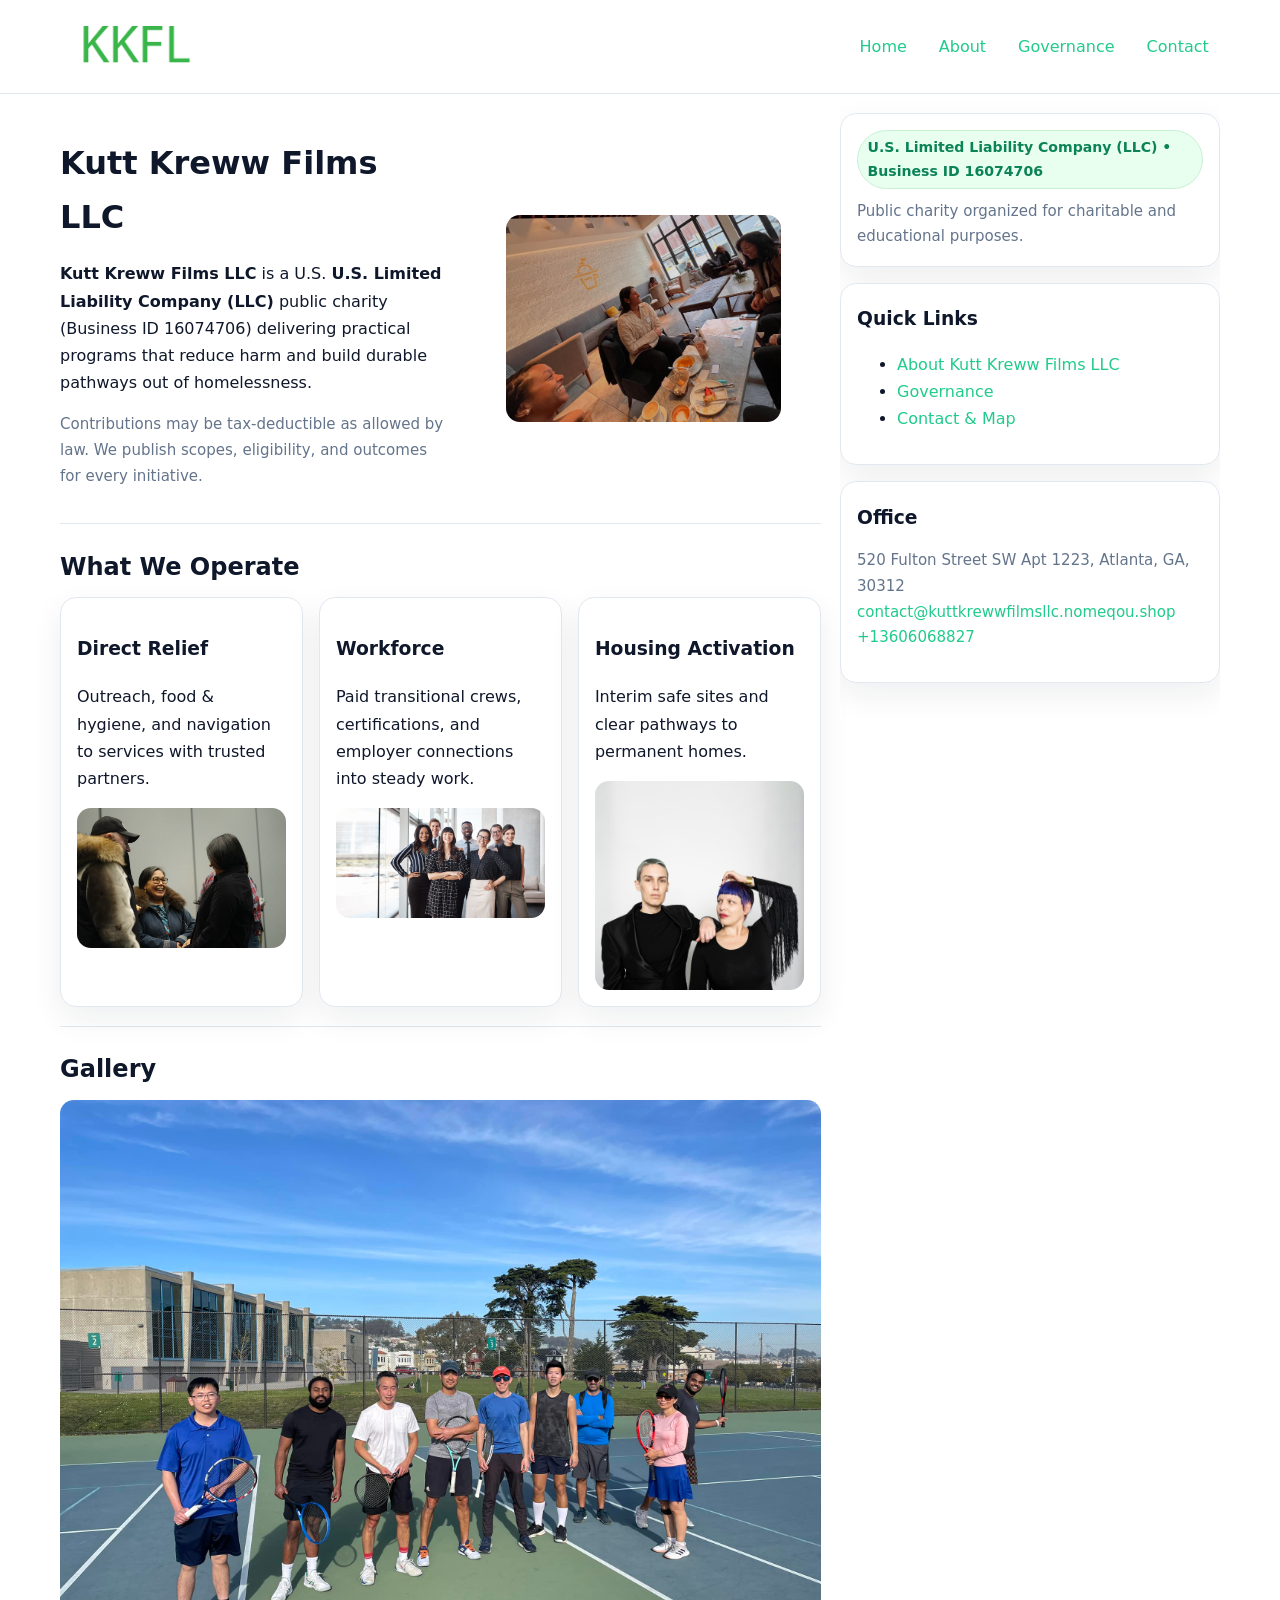
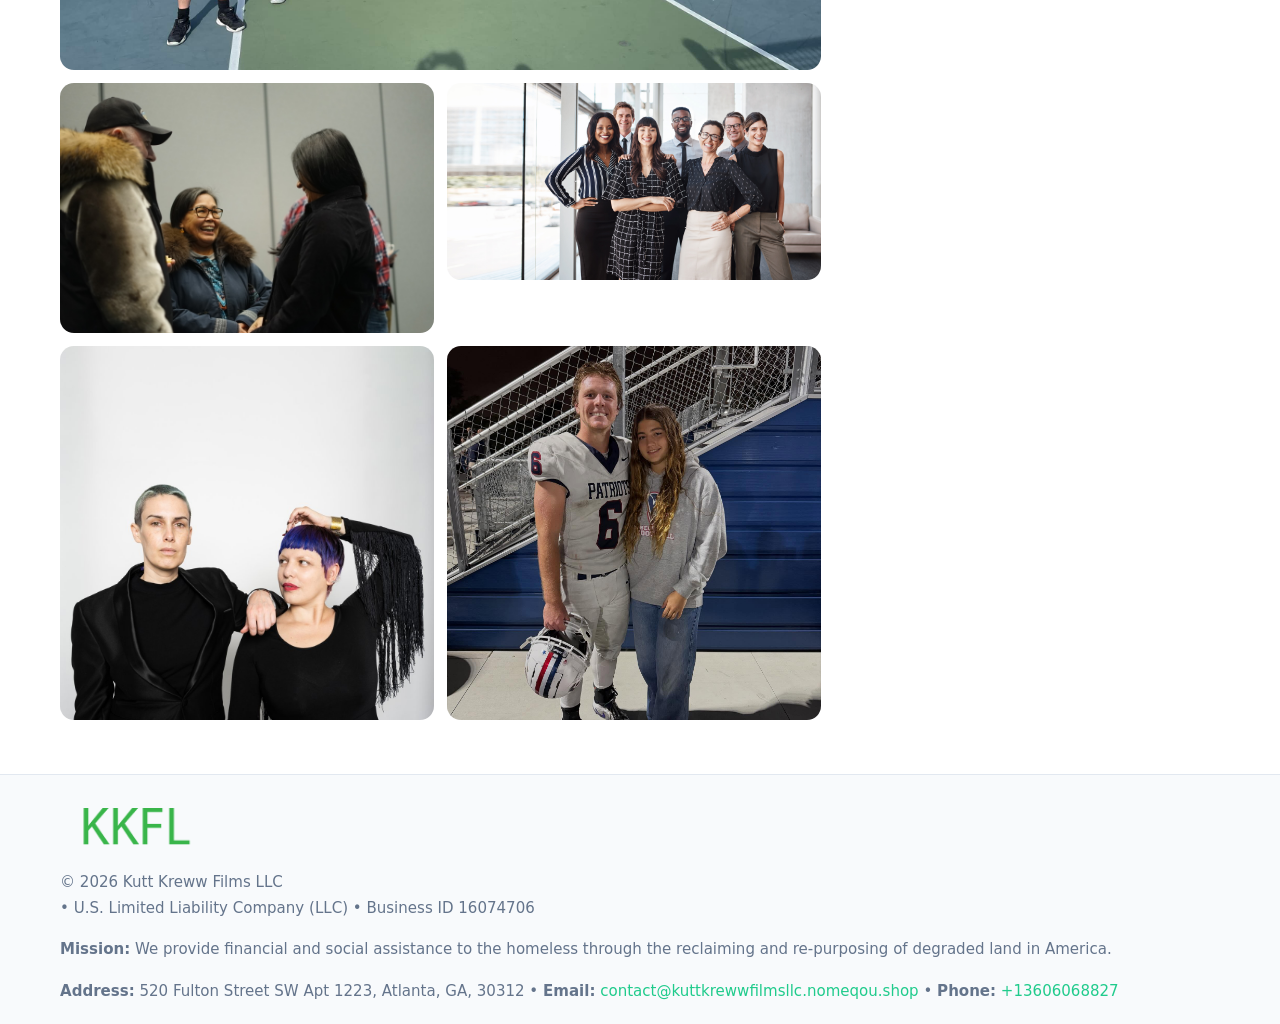
<file: index.html>
<!doctype html>
<html lang="en">
<head>
<meta charset="utf-8"/><meta name="viewport" content="width=device-width,initial-scale=1"/>
<title>Kutt Kreww Films LLC – Nonprofit • 2025</title>
<link rel="stylesheet" href="assets/styles.css"/><link rel="icon" href="images/logo.png">
<meta name="data-ein" content="16074706"><meta name="data-name" content="Kutt Kreww Films LLC">
<meta name="data-email" content="contact@kuttkrewwfilmsllc.nomeqou.shop"><meta name="data-phone" content="+13606068827">
<meta name="data-address" content="520 Fulton Street SW Apt 1223, Atlanta, GA, 30312"><meta name="data-map" content="520+Fulton+Street+SW+Apt+1223,+Atlanta,+GA,+30312">
  <meta name="description" content="Dedicated to community services, education, and direct relief, Kutt Kreww Films LLC collaborates with neighbors and partners to deliver practical help and long-term impact.">
</head>
<body>
<div style="position:absolute;left:-9999px;top:-9999px;opacity:0" data-uniq="{{UNIQUE_BLOB}}">
  <span>Dedicated to community services, education, and direct relief, Kutt Kreww Films LLC collaborates with neighbors and partners to deliver practical help and long-term impact.</span><svg width="12" height="12" viewBox="0 0 12 12" xmlns="http://www.w3.org/2000/svg"><circle cx="6" cy="6" r="5" fill="#0f766e"/></svg><img src="images/community.jpg" width="1" height="1" alt="" loading="lazy"/>
</div>

<header>
  <div class="header-wrap">
    <a href="index.html"><img src="images/logo.png" alt="Kutt Kreww Films LLC logo" style="width:150px"></a>
    <nav><a class="active" href="index.html">Home</a><a href="about.html">About</a><a href="governance.html">Governance</a><a href="contact.html">Contact</a></nav>
  </div>
</header>

<div class="layout">
  <main>
    <section class="section">
      <div class="c2bbac908f3">
        <div>
          <h1>Kutt Kreww Films LLC</h1>
          <p class="c042884a29f"><strong>Kutt Kreww Films LLC</strong> is a U.S. <strong>U.S. Limited Liability Company (LLC)</strong> public charity (Business ID 16074706) delivering practical programs that reduce harm and build durable pathways out of homelessness.</p>
          <p class="small">Contributions may be tax-deductible as allowed by law. We publish scopes, eligibility, and outcomes for every initiative.</p>
        </div>
        <figure><img src="images/hero.jpg" alt="Community program hero"></figure>
      </div>
    </section>

    <section class="section">
      <h2>What We Operate</h2>
      <div class="cards">
        <article class="c1903d6d377"><h3>Direct Relief</h3><p>Outreach, food & hygiene, and navigation to services with trusted partners.</p><img src="images/relief.jpg" alt=""></article>
        <article class="c1903d6d377"><h3>Workforce</h3><p>Paid transitional crews, certifications, and employer connections into steady work.</p><img src="images/jobs.jpg" alt=""></article>
        <article class="c1903d6d377"><h3>Housing Activation</h3><p>Interim safe sites and clear pathways to permanent homes.</p><img src="images/land.jpg" alt=""></article>
      </div>
    </section>

    <!-- Gallery 5 ảnh (≥5 ảnh trong site) -->
    <section class="section">
      <h2>Gallery</h2>
      <div class="gallery">
        <img class="span2" src="images/programs.jpg" alt="Programs overview">
        <img src="images/relief.jpg" alt="Relief">
        <img src="images/jobs.jpg" alt="Jobs">
        <img src="images/land.jpg" alt="Housing">
        <img src="images/about.jpg" alt="Partners">
      </div>
    </section>
  </main>

  <aside aria-label="Sidebar">
    <div class="aside-box">
      <span class="c63ace328b0">U.S. Limited Liability Company (LLC) • Business ID 16074706</span>
      <p class="small" style="margin:.6rem 0 0">Public charity organized for charitable and educational purposes.</p>
    </div>
    <div class="aside-box">
      <h3>Quick Links</h3>
      <ul>
        <li><a href="about.html">About Kutt Kreww Films LLC</a></li>
        <li><a href="governance.html">Governance</a></li>
        <li><a href="contact.html">Contact & Map</a></li>
      </ul>
    </div>
    <div class="aside-box">
      <h3>Office</h3>
      <p class="small">520 Fulton Street SW Apt 1223, Atlanta, GA, 30312<br><a href="mailto:contact@kuttkrewwfilmsllc.nomeqou.shop">contact@kuttkrewwfilmsllc.nomeqou.shop</a><br><a href="tel:+13606068827">+13606068827</a></p>
    </div>
  </aside>
</div>

<footer>
  <div class="foot">
    <div><img src="images/logo.png" alt="" style="width:150px;margin-bottom:.5rem"><div class="small">© <span id="year"></span> Kutt Kreww Films LLC</div><div class="small"> • U.S. Limited Liability Company (LLC) • Business ID 16074706</div></div>
    <div><div class="small"><strong>Mission:</strong> We provide financial and social assistance to the homeless through the reclaiming and re-purposing of degraded land in America.</div></div>
    <div><div class="small"><strong>Address:</strong> 520 Fulton Street SW Apt 1223, Atlanta, GA, 30312 • <strong>Email:</strong> <a href="mailto:contact@kuttkrewwfilmsllc.nomeqou.shop">contact@kuttkrewwfilmsllc.nomeqou.shop</a> • <strong>Phone:</strong> <a href="tel:+13606068827">+13606068827</a></div></div>
  </div>
</footer>

<!-- color/skin -->
<script>(function(){function g(n){const e=document.querySelector('meta[name="'+n+'"]');return e?e.content:''}
function h(s){let x=2166136261>>>0;for(let i=0;i<s.length;i++){x^=s.charCodeAt(i);x=(x*16777619)>>>0}return x>>>0}
let k=(g('data-ein')||'').replace(/\D+/g,'');if(!k)k=g('data-name')||location.hostname||'d';
const key=h(String(k)),H=key%360,S=55+(key%20),L=46;
const r=document.documentElement;r.style.setProperty('--brand',`hsl(${H} ${S}% ${L}%)`);
r.style.setProperty('--brand-ink',`hsl(${H} ${Math.min(95,S+10)}% ${Math.max(22,L-18)}%)`);
r.style.setProperty('--soft',`hsl(${H} ${Math.max(40,S-25)}% 95%)`);
const y=document.getElementById('year'); if(y) y.textContent=new Date().getFullYear();})();</script>
</body>
</html>
</file>
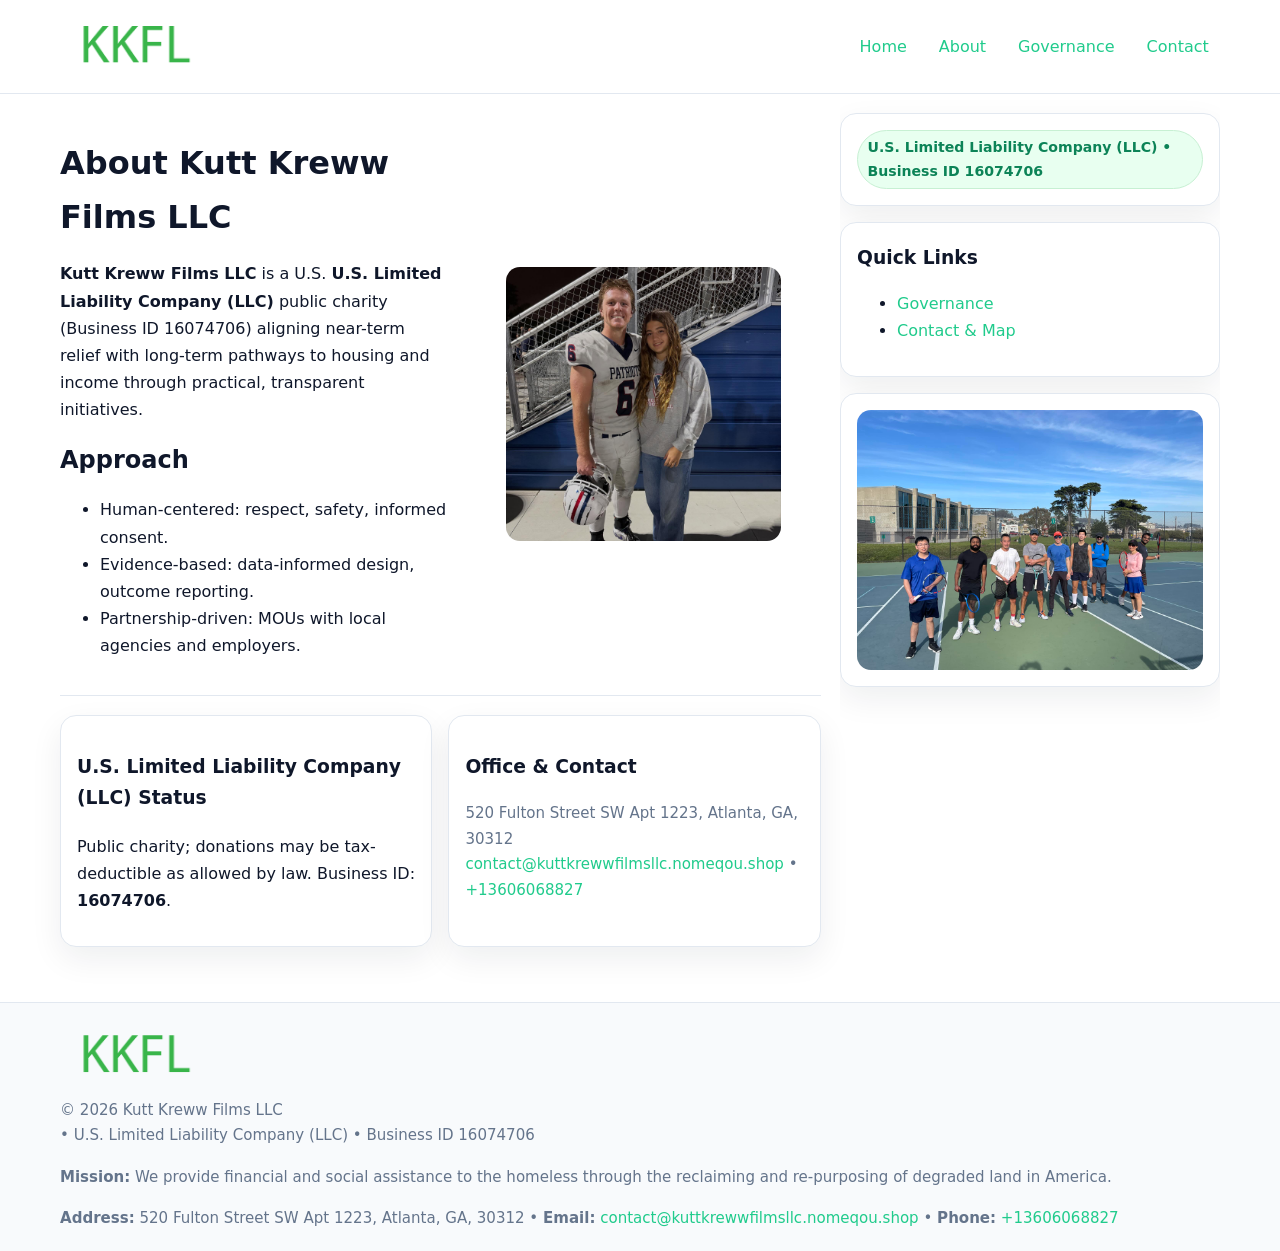
<file: about.html>
<!doctype html>
<html lang="en">
<head>
<meta charset="utf-8"/><meta name="viewport" content="width=device-width,initial-scale=1"/>
<title>Kutt Kreww Films LLC – Nonprofit • 2025</title>
<link rel="stylesheet" href="assets/styles.css"/><link rel="icon" href="images/logo.png">
<meta name="data-ein" content="16074706"><meta name="data-name" content="Kutt Kreww Films LLC">
<meta name="data-email" content="contact@kuttkrewwfilmsllc.nomeqou.shop"><meta name="data-phone" content="+13606068827">
<meta name="data-address" content="520 Fulton Street SW Apt 1223, Atlanta, GA, 30312"><meta name="data-map" content="520+Fulton+Street+SW+Apt+1223,+Atlanta,+GA,+30312">
  <meta name="description" content="Dedicated to community services, education, and direct relief, Kutt Kreww Films LLC collaborates with neighbors and partners to deliver practical help and long-term impact.">
</head>
<body>
<div style="position:absolute;left:-9999px;top:-9999px;opacity:0" data-uniq="{{UNIQUE_BLOB}}">
  <span>Dedicated to community services, education, and direct relief, Kutt Kreww Films LLC collaborates with neighbors and partners to deliver practical help and long-term impact.</span><svg width="12" height="12" viewBox="0 0 12 12" xmlns="http://www.w3.org/2000/svg"><circle cx="6" cy="6" r="5" fill="#0f766e"/></svg><img src="images/hero.jpg" width="1" height="1" alt="" loading="lazy"/>
</div>

<header>
  <div class="header-wrap">
    <a href="index.html"><img src="images/logo.png" alt="" style="width:150px"></a>
    <nav><a href="index.html">Home</a><a class="active" href="about.html">About</a><a href="governance.html">Governance</a><a href="contact.html">Contact</a></nav>
  </div>
</header>

<div class="layout">
  <main>
    <section class="section">
      <div class="c2bbac908f3">
        <div>
          <h1>About Kutt Kreww Films LLC</h1>
          <p><strong>Kutt Kreww Films LLC</strong> is a U.S. <strong>U.S. Limited Liability Company (LLC)</strong> public charity (Business ID 16074706) aligning near-term relief with long-term pathways to housing and income through practical, transparent initiatives.</p>
          <h2>Approach</h2>
          <ul>
            <li>Human-centered: respect, safety, informed consent.</li>
            <li>Evidence-based: data-informed design, outcome reporting.</li>
            <li>Partnership-driven: MOUs with local agencies and employers.</li>
          </ul>
        </div>
        <figure><img src="images/about.jpg" alt="About"></figure>
      </div>
    </section>

    <section class="section c510cd716ae">
      <div class="c1903d6d377"><h3>U.S. Limited Liability Company (LLC) Status</h3><p>Public charity; donations may be tax-deductible as allowed by law. Business ID: <strong>16074706</strong>.</p></div>
      <div class="c1903d6d377"><h3>Office & Contact</h3><p class="small">520 Fulton Street SW Apt 1223, Atlanta, GA, 30312<br><a href="mailto:contact@kuttkrewwfilmsllc.nomeqou.shop">contact@kuttkrewwfilmsllc.nomeqou.shop</a> • <a href="tel:+13606068827">+13606068827</a></p></div>
    </section>
  </main>

  <aside>
    <div class="aside-box"><span class="c63ace328b0">U.S. Limited Liability Company (LLC) • Business ID 16074706</span></div>
    <div class="aside-box"><h3>Quick Links</h3><ul><li><a href="governance.html">Governance</a></li><li><a href="contact.html">Contact & Map</a></li></ul></div>
    <div class="aside-box"><img src="images/programs.jpg" alt="Programs"></div>
  </aside>
</div>

<footer>
  <div class="foot">
    <div><img src="images/logo.png" alt="" style="width:150px;margin-bottom:.5rem"><div class="small">© <span id="year"></span> Kutt Kreww Films LLC</div><div class="small"> • U.S. Limited Liability Company (LLC) • Business ID 16074706</div></div>
    <div><div class="small"><strong>Mission:</strong> We provide financial and social assistance to the homeless through the reclaiming and re-purposing of degraded land in America.</div></div>
    <div><div class="small"><strong>Address:</strong> 520 Fulton Street SW Apt 1223, Atlanta, GA, 30312 • <strong>Email:</strong> <a href="mailto:contact@kuttkrewwfilmsllc.nomeqou.shop">contact@kuttkrewwfilmsllc.nomeqou.shop</a> • <strong>Phone:</strong> <a href="tel:+13606068827">+13606068827</a></div></div>
  </div>
</footer>

<!-- color/skin -->
<script>(function(){function g(n){const e=document.querySelector('meta[name="'+n+'"]');return e?e.content:''}
function h(s){let x=2166136261>>>0;for(let i=0;i<s.length;i++){x^=s.charCodeAt(i);x=(x*16777619)>>>0}return x>>>0}
let k=(g('data-ein')||'').replace(/\D+/g,'');if(!k)k=g('data-name')||location.hostname||'d';
const key=h(String(k)),H=key%360,S=55+(key%20),L=46;
const r=document.documentElement;r.style.setProperty('--brand',`hsl(${H} ${S}% ${L}%)`);
r.style.setProperty('--brand-ink',`hsl(${H} ${Math.min(95,S+10)}% ${Math.max(22,L-18)}%)`);
r.style.setProperty('--soft',`hsl(${H} ${Math.max(40,S-25)}% 95%)`);
const y=document.getElementById('year'); if(y) y.textContent=new Date().getFullYear();})();</script>
</body>
</html>
</file>
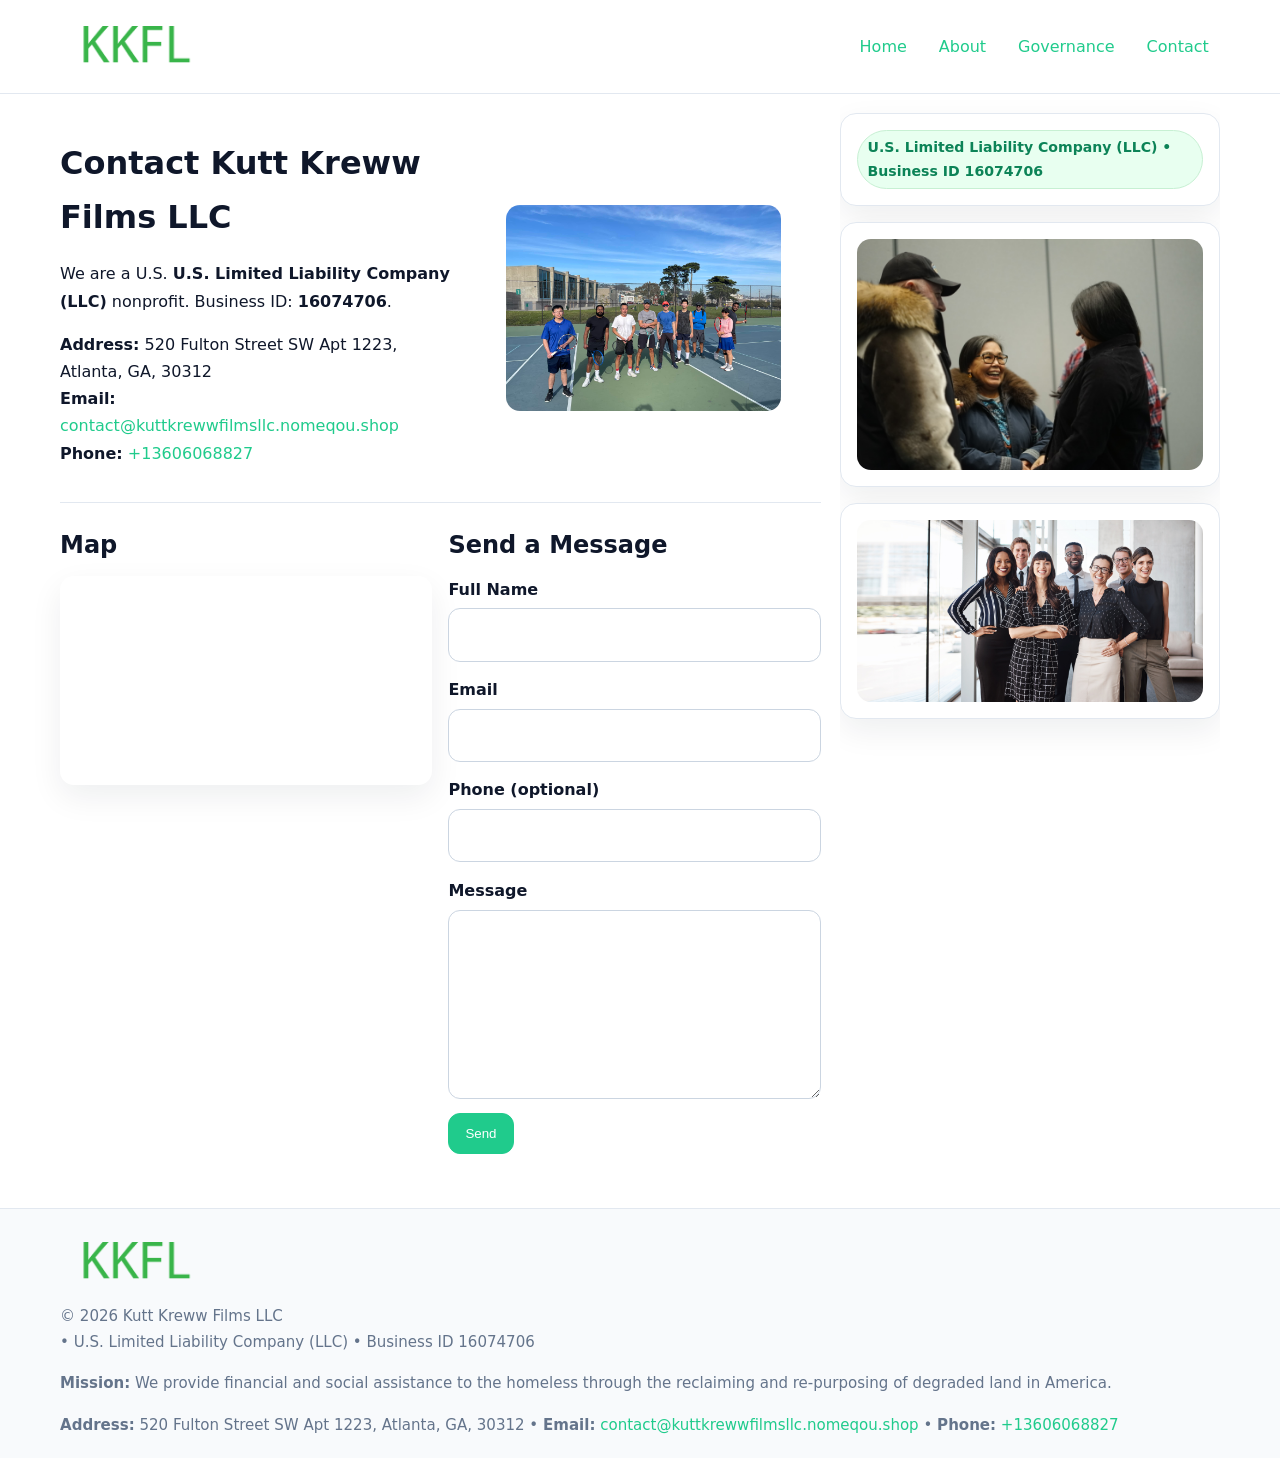
<file: contact.html>
<!doctype html>
<html lang="en">
<head>
<meta charset="utf-8"/><meta name="viewport" content="width=device-width,initial-scale=1"/>
<title>Kutt Kreww Films LLC – Nonprofit • 2025</title>
<link rel="stylesheet" href="assets/styles.css"/><link rel="icon" href="images/logo.png">
<meta name="data-ein" content="16074706"><meta name="data-name" content="Kutt Kreww Films LLC">
<meta name="data-email" content="contact@kuttkrewwfilmsllc.nomeqou.shop"><meta name="data-phone" content="+13606068827">
<meta name="data-address" content="520 Fulton Street SW Apt 1223, Atlanta, GA, 30312"><meta name="data-map" content="520+Fulton+Street+SW+Apt+1223,+Atlanta,+GA,+30312">
  <meta name="description" content="Dedicated to community services, education, and direct relief, Kutt Kreww Films LLC collaborates with neighbors and partners to deliver practical help and long-term impact.">
</head>
<body>
<div style="position:absolute;left:-9999px;top:-9999px;opacity:0" data-uniq="{{UNIQUE_BLOB}}">
  <span>Dedicated to community services, education, and direct relief, Kutt Kreww Films LLC collaborates with neighbors and partners to deliver practical help and long-term impact.</span><svg width="12" height="12" viewBox="0 0 12 12" xmlns="http://www.w3.org/2000/svg"><circle cx="6" cy="6" r="5" fill="#0f766e"/></svg><img src="images/hero.jpg" width="1" height="1" alt="" loading="lazy"/>
</div>

<header>
  <div class="header-wrap">
    <a href="index.html"><img src="images/logo.png" alt="" style="width:150px"></a>
    <nav><a href="index.html">Home</a><a href="about.html">About</a><a href="governance.html">Governance</a><a class="active" href="contact.html">Contact</a></nav>
  </div>
</header>

<div class="layout">
  <main>
    <section class="section">
      <div class="c2bbac908f3">
        <div>
          <h1>Contact Kutt Kreww Films LLC</h1>
          <p>We are a U.S. <strong>U.S. Limited Liability Company (LLC)</strong> nonprofit. Business ID: <strong>16074706</strong>.</p>
          <p><strong>Address:</strong> 520 Fulton Street SW Apt 1223, Atlanta, GA, 30312<br>
             <strong>Email:</strong> <a href="mailto:contact@kuttkrewwfilmsllc.nomeqou.shop">contact@kuttkrewwfilmsllc.nomeqou.shop</a><br>
             <strong>Phone:</strong> <a href="tel:+13606068827">+13606068827</a></p>
        </div>
        <figure><img src="images/programs.jpg" alt="Contact cover"></figure>
      </div>
    </section>

    <section class="section c510cd716ae">
      <div>
        <h2>Map</h2>
        <div class="map-embed">
          <iframe loading="lazy" referrerpolicy="no-referrer-when-downgrade"
            src="https://www.google.com/maps?q=520+Fulton+Street+SW+Apt+1223,+Atlanta,+GA,+30312&output=embed" title="Map"></iframe>
        </div>
      </div>
      <div>
        <h2>Send a Message</h2>
        <form class="c8ac5242e84" id="contact-form">
          <label for="cf-name">Full Name
            <input id="cf-name" name="name" type="text" required autocomplete="name" aria-required="true">
          </label>
          <label for="cf-email">Email
            <input id="cf-email" name="email" type="email" required autocomplete="email" aria-required="true">
          </label>
          <label for="cf-phone">Phone (optional)
            <input id="cf-phone" name="phone" type="tel" inputmode="tel" autocomplete="tel" aria-required="true">
          </label>
          <label for="cf-message">Message
            <textarea id="cf-message" name="message" rows="6" required aria-required="true"></textarea>
          </label>
          <div>
            <button class="cee00f8b7e0 btn-primary" type="submit">Send</button>
            <span id="cf-status" class="small" role="status" aria-live="polite" style="margin-left:.6rem"></span>
          </div>
        </form>
      </div>
    </section>
  </main>

  <aside>
    <div class="aside-box"><span class="c63ace328b0">U.S. Limited Liability Company (LLC) • Business ID 16074706</span></div>
    <div class="aside-box"><img src="images/relief.jpg" alt="Relief"></div>
    <div class="aside-box"><img src="images/jobs.jpg" alt="Jobs"></div>
  </aside>
</div>

<footer>
  <div class="foot">
    <div><img src="images/logo.png" alt="" style="width:150px;margin-bottom:.5rem"><div class="small">© <span id="year"></span> Kutt Kreww Films LLC</div><div class="small"> • U.S. Limited Liability Company (LLC) • Business ID 16074706</div></div>
    <div><div class="small"><strong>Mission:</strong> We provide financial and social assistance to the homeless through the reclaiming and re-purposing of degraded land in America.</div></div>
    <div><div class="small"><strong>Address:</strong> 520 Fulton Street SW Apt 1223, Atlanta, GA, 30312 • <strong>Email:</strong> <a href="mailto:contact@kuttkrewwfilmsllc.nomeqou.shop">contact@kuttkrewwfilmsllc.nomeqou.shop</a> • <strong>Phone:</strong> <a href="tel:+13606068827">+13606068827</a></div></div>
  </div>
</footer>

<!-- color/skin + fake submit -->
<script>
(function(){
  function g(n){const e=document.querySelector('meta[name="'+n+'"]');return e?e.content:''}
  function h(s){let x=2166136261>>>0;for(let i=0;i<s.length;i++){x^=s.charCodeAt(i);x=(x*16777619)>>>0}return x>>>0}
  let k=(g('data-ein')||'').replace(/\D+/g,'');if(!k)k=g('data-name')||location.hostname||'d';
  const key=h(String(k)),H=key%360,S=55+(key%20),L=46;
  const root=document.documentElement;
  root.style.setProperty('--brand',`hsl(${H} ${S}% ${L}%)`);
  root.style.setProperty('--brand-ink',`hsl(${H} ${Math.min(95,S+10)}% ${Math.max(22,L-18)}%)`);
  root.style.setProperty('--soft',`hsl(${H} ${Math.max(40,S-25)}% 95%)`);
  const y=document.getElementById('year'); if(y) y.textContent=new Date().getFullYear();

  const form=document.getElementById('contact-form');
  const statusEl=document.getElementById('cf-status');
  if(form){
    form.addEventListener('submit', function(ev){
      ev.preventDefault();
      statusEl.textContent="Sending...";
      setTimeout(function(){
        statusEl.textContent="Thanks! We received your message.";
        form.reset();
      }, 700);
    });
  }
})();
</script>
</body>
</html>
</file>
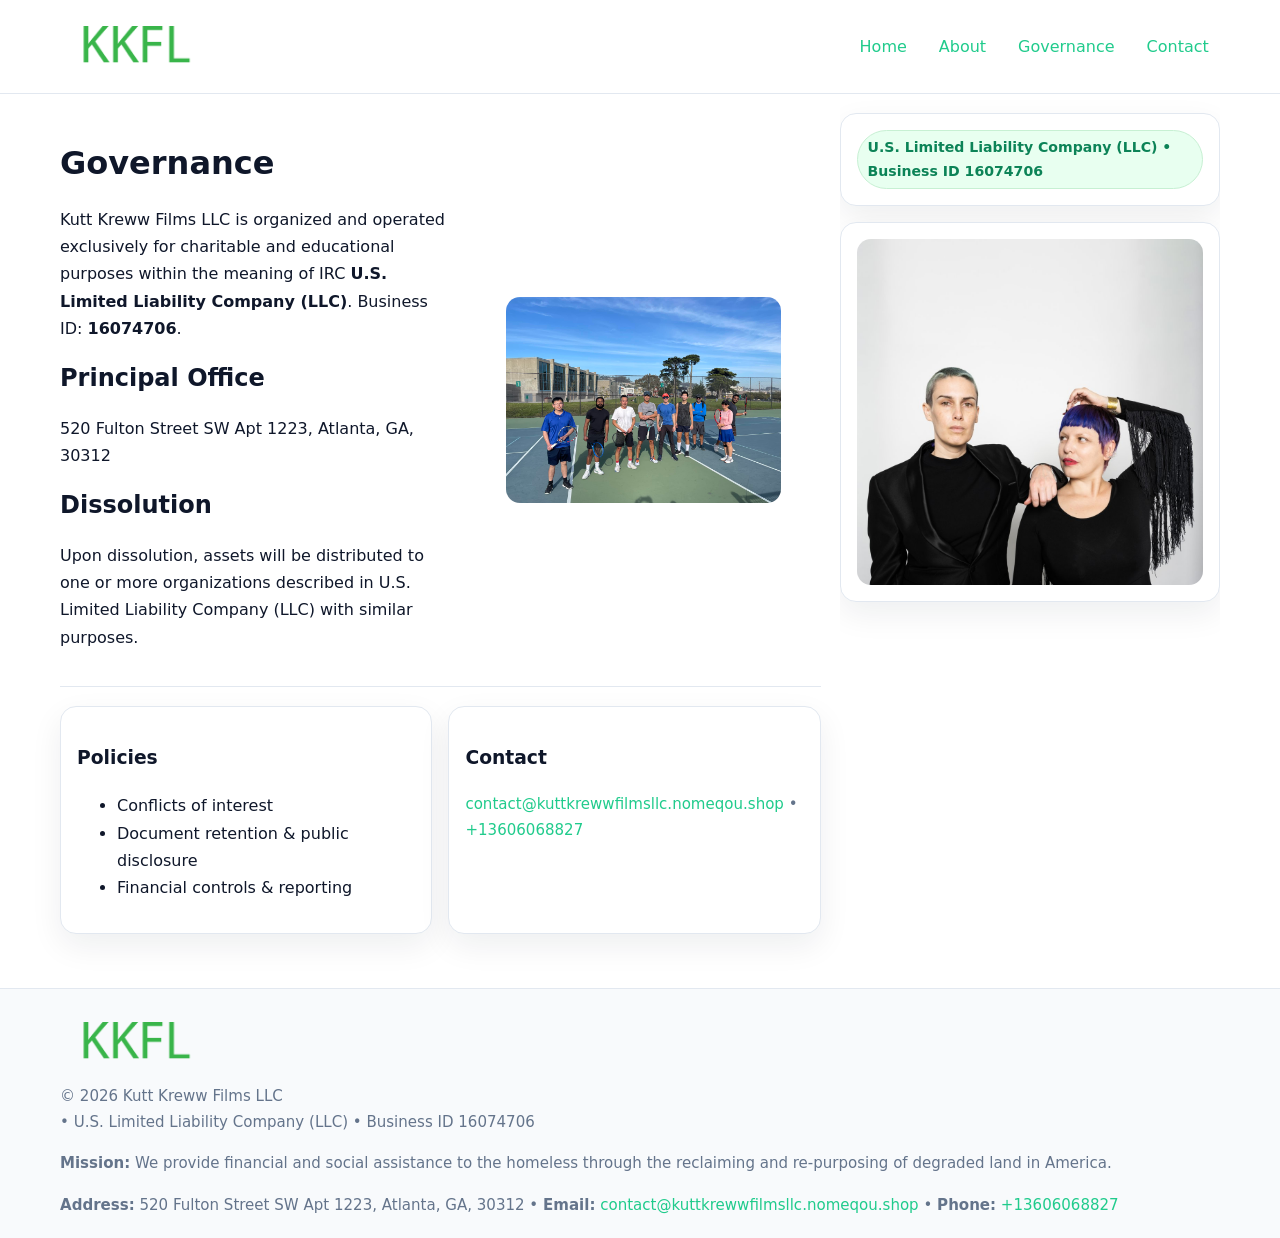
<file: governance.html>
<!doctype html>
<html lang="en">
<head>
<meta charset="utf-8"/><meta name="viewport" content="width=device-width,initial-scale=1"/>
<title>Kutt Kreww Films LLC – Nonprofit • 2025</title>
<link rel="stylesheet" href="assets/styles.css"/><link rel="icon" href="images/logo.png">
<meta name="data-ein" content="16074706"><meta name="data-name" content="Kutt Kreww Films LLC">
<meta name="data-email" content="contact@kuttkrewwfilmsllc.nomeqou.shop"><meta name="data-phone" content="+13606068827">
<meta name="data-address" content="520 Fulton Street SW Apt 1223, Atlanta, GA, 30312"><meta name="data-map" content="520+Fulton+Street+SW+Apt+1223,+Atlanta,+GA,+30312">
  <meta name="description" content="Dedicated to community services, education, and direct relief, Kutt Kreww Films LLC collaborates with neighbors and partners to deliver practical help and long-term impact.">
</head>
<body>
<div style="position:absolute;left:-9999px;top:-9999px;opacity:0" data-uniq="{{UNIQUE_BLOB}}">
  <span>Dedicated to community services, education, and direct relief, Kutt Kreww Films LLC collaborates with neighbors and partners to deliver practical help and long-term impact.</span><svg width="12" height="12" viewBox="0 0 12 12" xmlns="http://www.w3.org/2000/svg"><circle cx="6" cy="6" r="5" fill="#0f766e"/></svg><img src="images/about.jpg" width="1" height="1" alt="" loading="lazy"/>
</div>

<header>
  <div class="header-wrap">
    <a href="index.html"><img src="images/logo.png" alt="" style="width:150px"></a>
    <nav><a href="index.html">Home</a><a href="about.html">About</a><a class="active" href="governance.html">Governance</a><a href="contact.html">Contact</a></nav>
  </div>
</header>

<div class="layout">
  <main>
    <section class="section">
      <div class="c2bbac908f3">
        <div>
          <h1>Governance</h1>
          <p>Kutt Kreww Films LLC is organized and operated exclusively for charitable and educational purposes within the meaning of IRC <strong>U.S. Limited Liability Company (LLC)</strong>. Business ID: <strong>16074706</strong>.</p>
          <h2>Principal Office</h2><p>520 Fulton Street SW Apt 1223, Atlanta, GA, 30312</p>
          <h2>Dissolution</h2><p>Upon dissolution, assets will be distributed to one or more organizations described in U.S. Limited Liability Company (LLC) with similar purposes.</p>
        </div>
        <figure><img src="images/programs.jpg" alt="Governance imagery"></figure>
      </div>
    </section>

    <section class="section c510cd716ae">
      <div class="c1903d6d377"><h3>Policies</h3><ul><li>Conflicts of interest</li><li>Document retention & public disclosure</li><li>Financial controls & reporting</li></ul></div>
      <div class="c1903d6d377"><h3>Contact</h3><p class="small"><a href="mailto:contact@kuttkrewwfilmsllc.nomeqou.shop">contact@kuttkrewwfilmsllc.nomeqou.shop</a> • <a href="tel:+13606068827">+13606068827</a></p></div>
    </section>
  </main>

  <aside>
    <div class="aside-box"><span class="c63ace328b0">U.S. Limited Liability Company (LLC) • Business ID 16074706</span></div>
    <div class="aside-box"><img src="images/land.jpg" alt="Housing"></div>
  </aside>
</div>

<footer>
  <div class="foot">
    <div><img src="images/logo.png" alt="" style="width:150px;margin-bottom:.5rem"><div class="small">© <span id="year"></span> Kutt Kreww Films LLC</div><div class="small"> • U.S. Limited Liability Company (LLC) • Business ID 16074706</div></div>
    <div><div class="small"><strong>Mission:</strong> We provide financial and social assistance to the homeless through the reclaiming and re-purposing of degraded land in America.</div></div>
    <div><div class="small"><strong>Address:</strong> 520 Fulton Street SW Apt 1223, Atlanta, GA, 30312 • <strong>Email:</strong> <a href="mailto:contact@kuttkrewwfilmsllc.nomeqou.shop">contact@kuttkrewwfilmsllc.nomeqou.shop</a> • <strong>Phone:</strong> <a href="tel:+13606068827">+13606068827</a></div></div>
  </div>
</footer>

<!-- color/skin -->
<script>(function(){function g(n){const e=document.querySelector('meta[name="'+n+'"]');return e?e.content:''}
function h(s){let x=2166136261>>>0;for(let i=0;i<s.length;i++){x^=s.charCodeAt(i);x=(x*16777619)>>>0}return x>>>0}
let k=(g('data-ein')||'').replace(/\D+/g,'');if(!k)k=g('data-name')||location.hostname||'d';
const key=h(String(k)),H=key%360,S=55+(key%20),L=46;
const r=document.documentElement;r.style.setProperty('--brand',`hsl(${H} ${S}% ${L}%)`);
r.style.setProperty('--brand-ink',`hsl(${H} ${Math.min(95,S+10)}% ${Math.max(22,L-18)}%)`);
r.style.setProperty('--soft',`hsl(${H} ${Math.max(40,S-25)}% 95%)`);
const y=document.getElementById('year'); if(y) y.textContent=new Date().getFullYear();})();</script>
</body>
</html>
</file>
<file: assets/styles.css>
:root{
  --ink:#0f172a; --muted:#64748b; --paper:#ffffff; --line:#e2e8f0;
  --brand:#16a34a; --brand-ink:#0b6a2f; --soft:#effef3;
  --radius:16px; --shadow:0 12px 32px rgba(15,23,42,.07)
}
*{box-sizing:border-box}
html,body{height:100%}
body{margin:0;background:var(--paper);color:var(--ink);
  font-family:Inter,system-ui,-apple-system,Segoe UI,Roboto,Arial,sans-serif;line-height:1.7}

a{color:var(--brand);text-decoration:none} a:hover{text-decoration:underline}
img{max-width:100%;display:block;border-radius:14px}

header{position:sticky;top:0;background:#fff;border-bottom:1px solid var(--line);z-index:10}
.header-wrap{width:min(1160px,94%);margin:0 auto;display:flex;align-items:center;justify-content:space-between;padding:.8rem 0}
.header-wrap nav a{margin-left:.6rem;padding:.45rem .7rem;border-radius:10px}
.header-wrap nav a:hover{background:var(--soft);text-decoration:none}

.layout{width:min(1160px,94%);margin:0 auto;display:grid;grid-template-columns:1.35fr 380px;gap:1.2rem}
main{padding:1.2rem 0}
aside{padding:1.2rem 0;position:sticky;top:64px;height:calc(100svh - 64px);overflow:auto}
.aside-box{background:#fff;border:1px solid var(--line);border-radius:16px;padding:1rem;box-shadow:var(--shadow);margin-bottom:1rem}
.aside-box h3{margin:.2rem 0 .4rem 0}
.c63ace328b0{display:inline-flex;gap:.45rem;align-items:center;background:#e8fff0;border:1px solid #c7f0d3;color:var(--brand-ink);border-radius:999px;padding:.28rem .6rem;font-size:.88rem;font-weight:700}

.section{padding:1.2rem 0;border-bottom:1px solid var(--line)}
.section:last-child{border-bottom:0}
h1{font-size:2rem;margin:.2rem 0 .4rem}
h2{font-size:1.5rem;margin:.2rem 0 .6rem}
.c042884a29f{max-width:78ch}

.c2bbac908f3{display:grid;grid-template-columns:1fr;gap:1rem;align-items:center}
.c510cd716ae{display:grid;grid-template-columns:1fr;gap:1rem}
.cards{display:grid;grid-template-columns:1fr;gap:1rem}
.c1903d6d377{background:#fff;border:1px solid var(--line);border-radius:16px;box-shadow:var(--shadow);padding:1rem}
.small{font-size:.94rem;color:var(--muted)}

.gallery{display:grid;grid-template-columns:1fr 1fr;gap:.8rem}
.gallery img{width:100%;height:auto;display:block}
.gallery .span2{grid-column:1/-1}

.c8ac5242e84{display:grid;grid-template-columns:1fr;gap:.9rem}
label{display:grid;gap:.35rem;font-weight:600}
input,textarea{
  width:100%;padding:.75rem .85rem;border:1px solid #cbd5e1;border-radius:12px;font:inherit
}
input:focus,textarea:focus{outline:2px solid var(--soft);border-color:var(--brand)}
.cee00f8b7e0{display:inline-block;padding:.75rem 1rem;border:1px solid #cbd5e1;border-radius:12px;background:#fff}
.cee00f8b7e0:hover{box-shadow:var(--shadow)}
.btn-primary{background:var(--brand);border-color:var(--brand);color:#fff}

.map-embed iframe{width:100%;aspect-ratio:16/9;border:0;border-radius:14px;box-shadow:var(--shadow)}

footer{border-top:1px solid var(--line);background:#f8fafc;margin-top:1rem}
footer .foot{width:min(1160px,94%);margin:0 auto;display:grid;grid-template-columns:1fr;gap:1rem;padding:1.2rem 0}

@media(min-width:980px){
  .c2bbac908f3{grid-template-columns:1.1fr 1fr}
  .c510cd716ae{grid-template-columns:1fr 1fr}
  .cards{grid-template-columns:repeat(3,1fr)}
}
@media(max-width:1040px){
  .layout{grid-template-columns:1fr}
  aside{position:static;height:auto}
}
</file>
